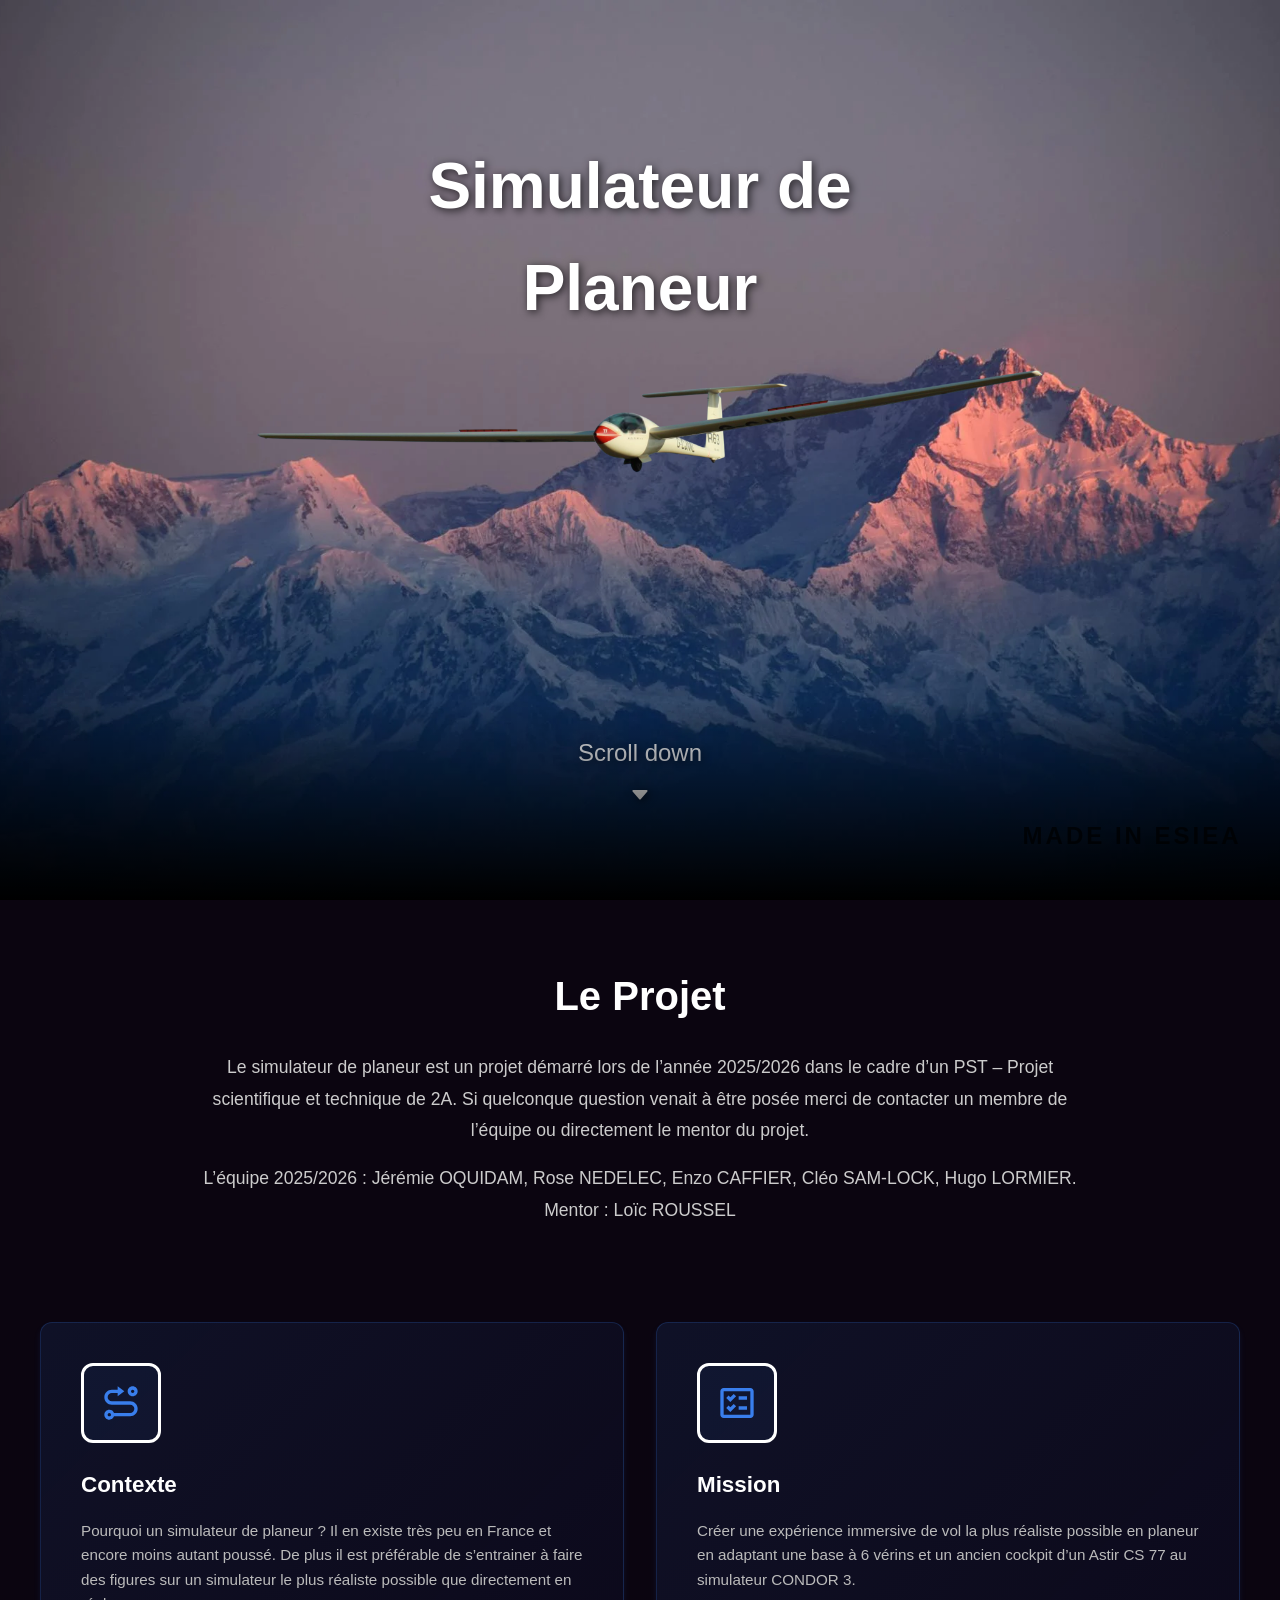
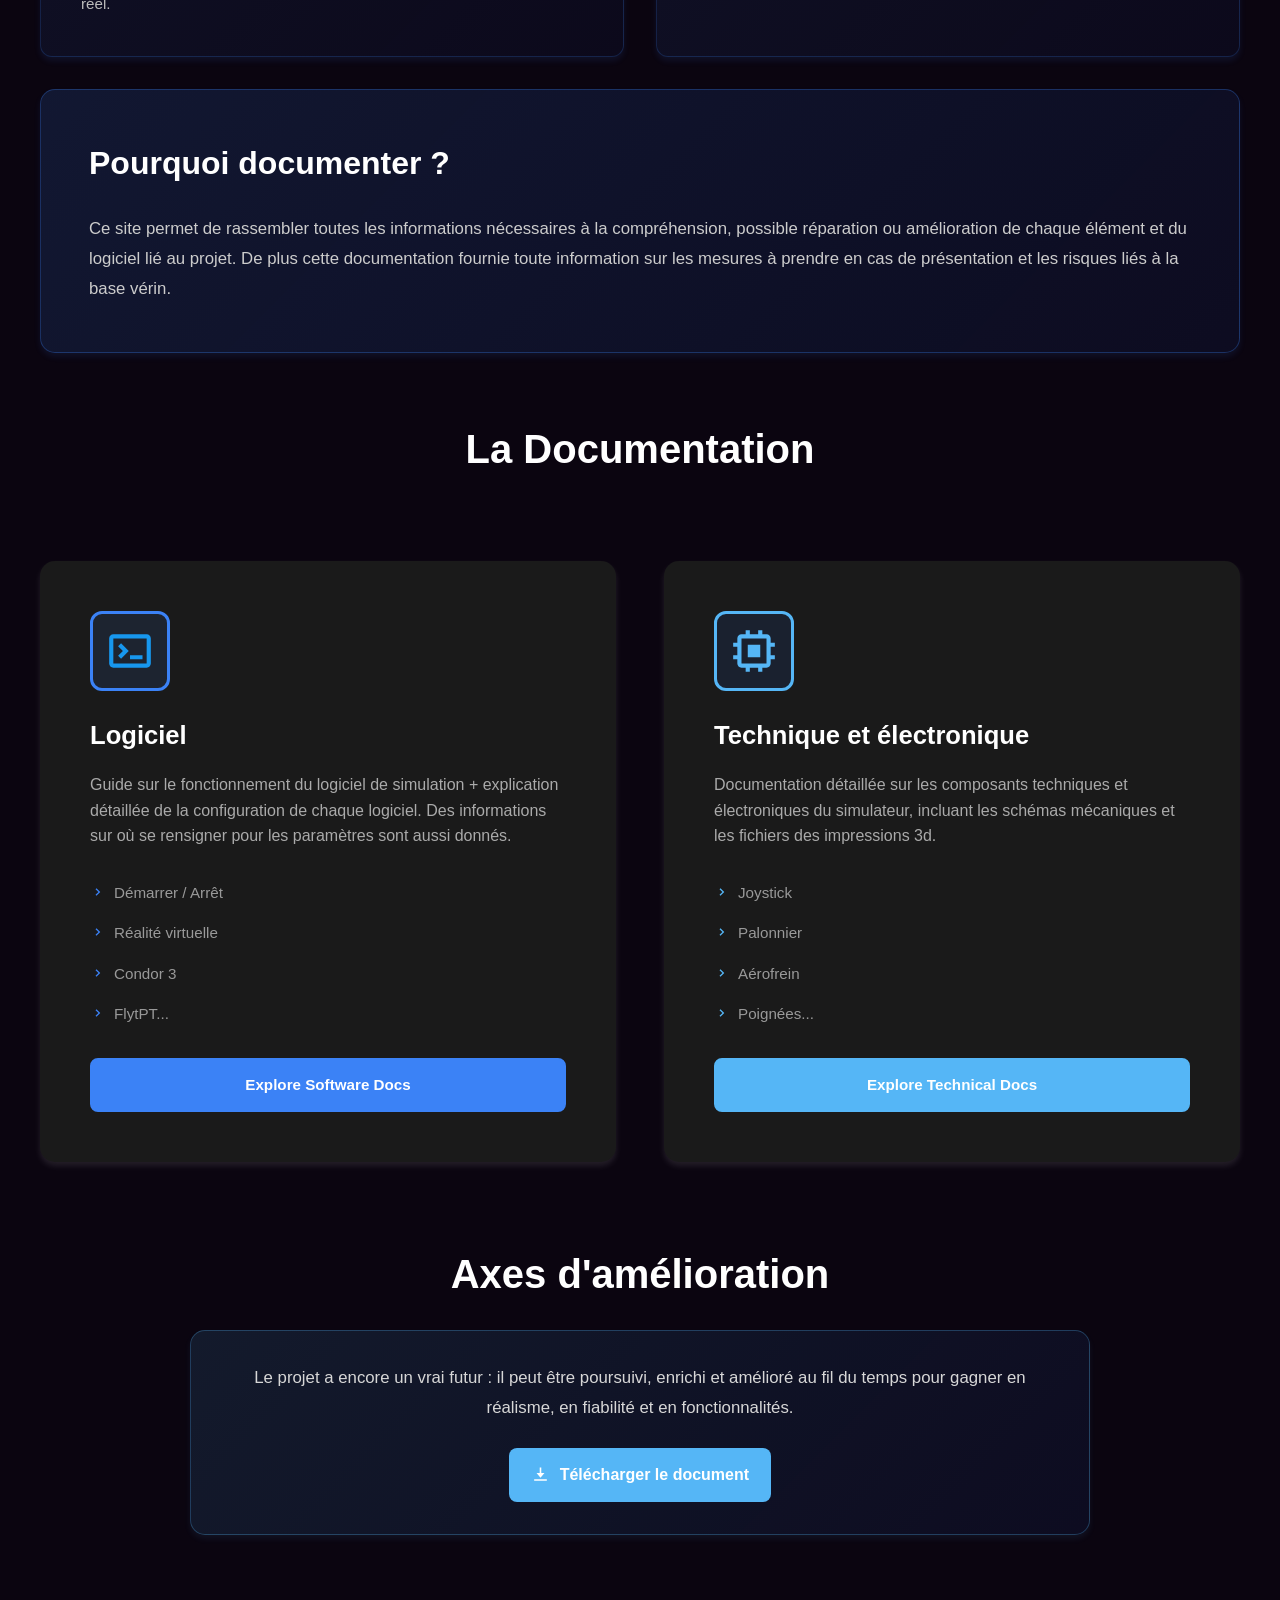
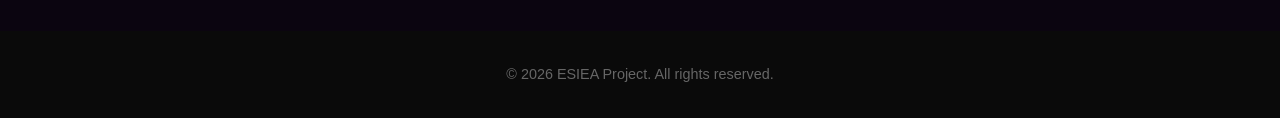
<file: index.html>
<!DOCTYPE html>
<html lang="en">
<head>
    <meta charset="UTF-8">
    <meta name="viewport" content="width=device-width, initial-scale=1.0">
    <title>Simulateur de Planeur - Documentation</title>
    <link rel="stylesheet" href="style.css">
</head>
<body>
    <!-- Parallax Section -->
    <section class="parallax-container">
        <!-- Background layer - Mountain image (moves slower) -->
        <div class="parallax-layer background" id="background-layer">
            <img src="image\mountain_image.jpg" alt="Mountain background">
        </div>
        
        <!-- Foreground layer - Glider image (moves faster) -->
        <div class="parallax-layer foreground" id="foreground-layer">
            <img src="image\glider_image.png" alt="Glider">
        </div>
        
        <!-- Title overlay -->
        <div class="parallax-title">
            <h1>Simulateur de Planeur</h1>
        </div>
        
        <!-- Scroll indicator at bottom -->
        <div class="parallax-scroll">
            <p>Scroll down</p>
            <img src="image\icon\caret-down.svg" alt="Scroll down" class="scroll-arrow">
        </div>
        
        <!-- Made in ESIEA text -->
        <div class="made-in-esiea">
            <p>MADE IN ESIEA</p>
        </div>
    </section>

    <!-- Main Content Section with Black Background -->
    <section class="main-content">
        <!-- Project Description -->
        <div class="description-section">
            <h2>Le Projet</h2>
            <p>
                Le simulateur de planeur est un projet démarré lors de l’année 2025/2026 dans le cadre d’un PST 
                – Projet scientifique et technique de 2A.
                Si quelconque question venait à être posée merci de contacter un membre de l’équipe ou directement le mentor du projet. 
            </p>
            <p>
                L’équipe 2025/2026 : Jérémie OQUIDAM, Rose NEDELEC, Enzo CAFFIER, Cléo SAM-LOCK, Hugo LORMIER.
                Mentor : Loïc ROUSSEL
            </p>
        </div>

        <!-- Context and Mission Section -->
        <div class="info-section">
            <div class="info-container">
                <!-- Context Card -->
                <div class="info-card context-card">
                    <div class="icon-wrapper info-icon context-icon">
                        <img src="image\icon\route.svg" alt="Context Icon" class="info-icon-img">
                    </div>
                    <h3>Contexte</h3>
                    <p>Pourquoi un simulateur de planeur ? Il en existe très peu en France et encore moins autant poussé. De plus il est préférable de s’entrainer à faire des figures sur un simulateur le plus réaliste possible que directement en réel.</p>
                </div>

                <!-- Mission Card -->
                <div class="info-card mission-card">
                    <div class="icon-wrapper info-icon mission-icon">
                        <img src="image\icon\task.svg" alt="Mission Icon" class="info-icon-img">
                    </div>
                    <h3>Mission</h3>
                    <p>Créer une expérience immersive de vol la plus réaliste possible en planeur en adaptant une base à 6 vérins et un ancien cockpit d’un Astir CS 77 au simulateur CONDOR 3.</p>
                </div>
            </div>
        </div>

        <!-- Documentation Purpose -->
        <div class="documentation-purpose">
            <h2>Pourquoi documenter ?</h2>
            <p>Ce site permet de rassembler toutes les informations nécessaires à la compréhension, possible réparation ou amélioration de chaque élément et du logiciel lié au projet.
                De plus cette documentation fournie toute information sur les mesures à prendre en cas de présentation et les risques liés à la base vérin.</p>
        </div>

        <!-- Documentation Categories -->
        <div class="documentation-section">
            <h2>La Documentation</h2>
            <div class="documentation-container">
                <!-- Software Documentation Card -->
                <div class="doc-card software-card">
                    <div class="icon-wrapper software-icon">
                        <img src="image\icon\terminal.svg" alt="Terminal Icon" class="doc-icon">
                    </div>
                    <h3>Logiciel</h3>
                    <p>Guide sur le fonctionnement du logiciel de simulation + explication détaillée de la configuration de chaque logiciel. Des informations sur où se rensigner pour les paramètres sont aussi donnés.</p>
                    <ul class="doc-features">
                        <li>Démarrer / Arrêt</li>
                        <li>Réalité virtuelle</li>
                        <li>Condor 3</li>
                        <li>FlytPT...</li>
                    </ul>
                    <a href="software-docs.html" class="explore-btn software-btn">Explore Software Docs</a>
                </div>

                <!-- Electronics Documentation Card -->
                <div class="doc-card electronics-card">
                    <div class="icon-wrapper electronics-icon">
                        <img src="image\icon\chip.svg" alt="Chip Icon" class="doc-icon">
                    </div>
                    <h3>Technique et électronique</h3>
                    <p>Documentation détaillée sur les composants techniques et électroniques du simulateur, incluant les schémas mécaniques et les fichiers des impressions 3d.</p>
                    <ul class="doc-features">
                        <li>Joystick</li>
                        <li>Palonnier</li>
                        <li>Aérofrein</li>
                        <li>Poignées...</li>
                    </ul>
                    <a href="technical-docs.html" class="explore-btn electronics-btn">Explore Technical Docs</a>
                </div>
            </div>
        </div>

        <!-- Improvement Section -->
        <div class="improvement-section">
            <h2>Axes d'amélioration</h2>
            <div class="improvement-card">
                <p>
                    Le projet a encore un vrai futur : il peut être poursuivi, enrichi et amélioré au fil du temps
                    pour gagner en réalisme, en fiabilité et en fonctionnalités.
                </p>
                <a href="pdf/AxeAmelioration.pdf" download class="improvement-download-btn" target="_blank">
                    <img src="image/icon/download.svg" alt="" aria-hidden="true" class="improvement-download-icon">
                    Télécharger le document
                </a>
            </div>
        </div>
    </section>

    <!-- Footer -->
    <footer>
        <p>&copy; 2026 ESIEA Project. All rights reserved.</p>
    </footer>

    <!-- JavaScript for Parallax Effect -->
    <script src="script.js"></script>
</body>
</html>
</file>
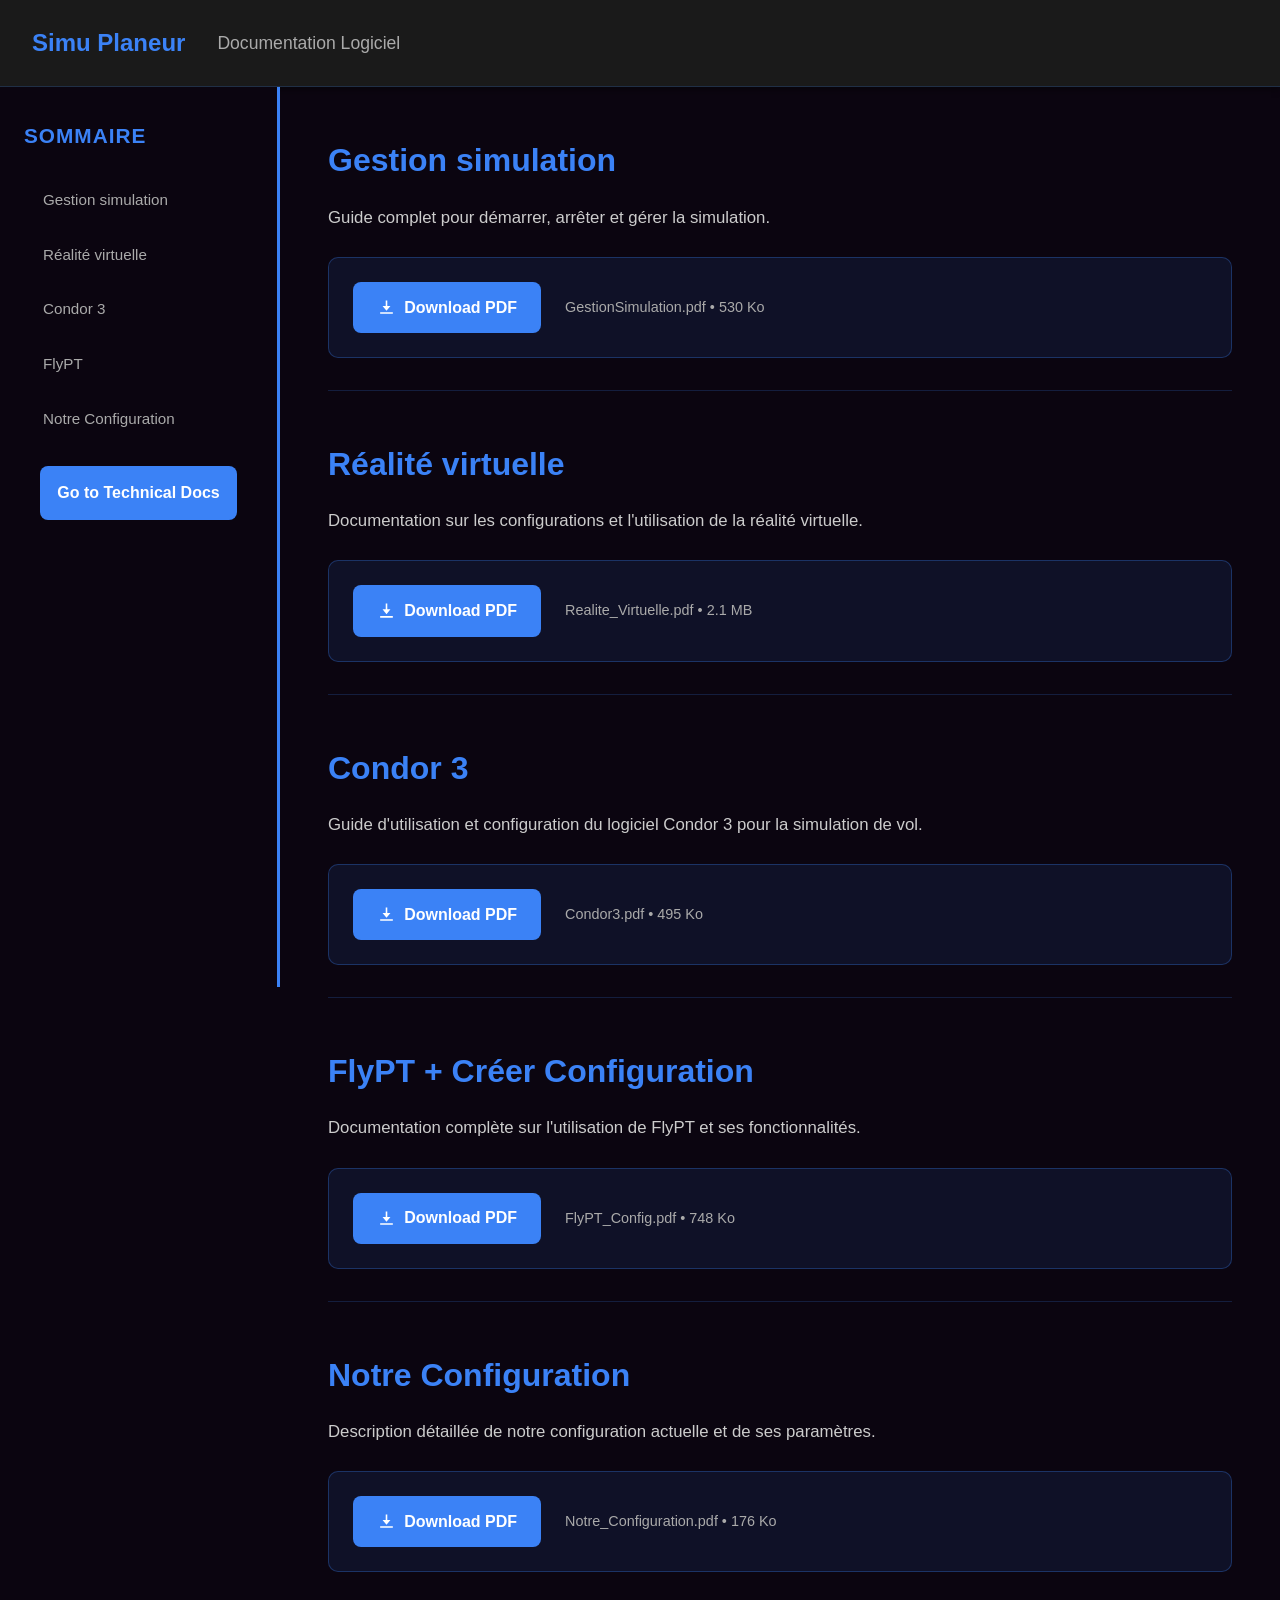
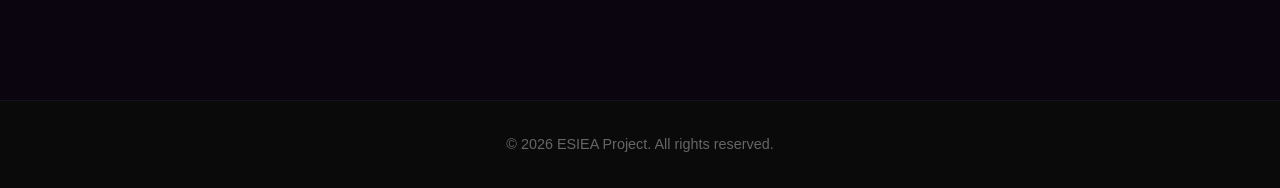
<file: software-docs.html>
<!DOCTYPE html>
<html lang="en">
<head>
    <meta charset="UTF-8">
    <meta name="viewport" content="width=device-width, initial-scale=1.0">
    <title>Software Documentation</title>
    <link rel="stylesheet" href="docs-style.css">
</head>
<body>
    <!-- Navigation Bar -->
    <nav class="navbar">
        <a href="index.html" class="navbar-brand">Simu Planeur</a>
        <span class="navbar-title">Documentation Logiciel</span>
    </nav>

    <!-- Documentation Layout -->
    <div class="docs-container">
        <!-- Left Sidebar -->
        <aside class="sidebar">
            <div class="sidebar-content">
                <h3>Sommaire</h3>
                <ul class="toc-list">
                    <li><a href="#demarrage-simulation">Gestion simulation</a></li>
                    <li><a href="#realite-virtuelle">Réalité virtuelle</a></li>
                    <li><a href="#condor-3">Condor 3</a></li>
                    <li><a href="#flypt + Créer Configuration">FlyPT</a></li>
                    <li><a href="#notre-configuration">Notre Configuration</a></li>
                </ul>
                <a href="technical-docs.html" class="switch-doc-btn">Go to Technical Docs</a>
            </div>
        </aside>

        <!-- Main Content -->
        <main class="docs-content">
            <!-- Section 1 -->
            <section id="demarrage-simulation" class="doc-section">
                <h2>Gestion simulation</h2>
                <p>Guide complet pour démarrer, arrêter et gérer la simulation.</p>
                <div class="pdf-download">
                    <a href="pdf/GestionSimulation.pdf" download class="download-btn" target="_blank">
                        <img class="download-icon" src="image/icon/download.svg" alt="" aria-hidden="true">
                        Download PDF
                    </a>
                    <span class="file-info">GestionSimulation.pdf • 530 Ko</span>
                </div>
            </section>

            <!-- Section 2 -->
            <section id="realite-virtuelle" class="doc-section">
                <h2>Réalité virtuelle</h2>
                <p>Documentation sur les configurations et l'utilisation de la réalité virtuelle.</p>
                <div class="pdf-download">
                    <a href="pdf/Realite_Virtuelle.pdf" download class="download-btn" target="_blank">
                        <img class="download-icon" src="image/icon/download.svg" alt="" aria-hidden="true">
                        Download PDF
                    </a>
                    <span class="file-info">Realite_Virtuelle.pdf • 2.1 MB</span>
                </div>
            </section>

            <!-- Section 3 -->
            <section id="condor-3" class="doc-section">
                <h2>Condor 3</h2>
                <p>Guide d'utilisation et configuration du logiciel Condor 3 pour la simulation de vol.</p>
                <div class="pdf-download">
                    <a href="pdf/Condor3.pdf" download class="download-btn" target="_blank">
                        <img class="download-icon" src="image/icon/download.svg" alt="" aria-hidden="true">
                        Download PDF
                    </a>
                    <span class="file-info">Condor3.pdf • 495 Ko</span>
                </div>
            </section>

            <!-- Section 4 -->
            <section id="flypt" class="doc-section">
                <h2>FlyPT + Créer Configuration</h2>
                <p>Documentation complète sur l'utilisation de FlyPT et ses fonctionnalités.</p>
                <div class="pdf-download">
                    <a href="pdf/FlyPT_Config.pdf" download class="download-btn" target="_blank">
                        <img class="download-icon" src="image/icon/download.svg" alt="" aria-hidden="true">
                        Download PDF
                    </a>
                    <span class="file-info">FlyPT_Config.pdf • 748 Ko</span>
                </div>
            </section>

            <!-- Section 5 -->
            <section id="notre-configuration" class="doc-section">
                <h2>Notre Configuration</h2>
                <p>Description détaillée de notre configuration actuelle et de ses paramètres.</p>
                <div class="pdf-download">
                    <a href="pdf/Notre_Configuration.pdf" download class="download-btn" target="_blank">
                        <img class="download-icon" src="image/icon/download.svg" alt="" aria-hidden="true">
                        Download PDF
                    </a>
                    <span class="file-info">Notre_Configuration.pdf • 176 Ko</span>
                </div>
            </section>
        </main>
    </div>

    <!-- Footer -->
    <footer>
        <p>&copy; 2026 ESIEA Project. All rights reserved.</p>
    </footer>
</body>
</html>
</file>
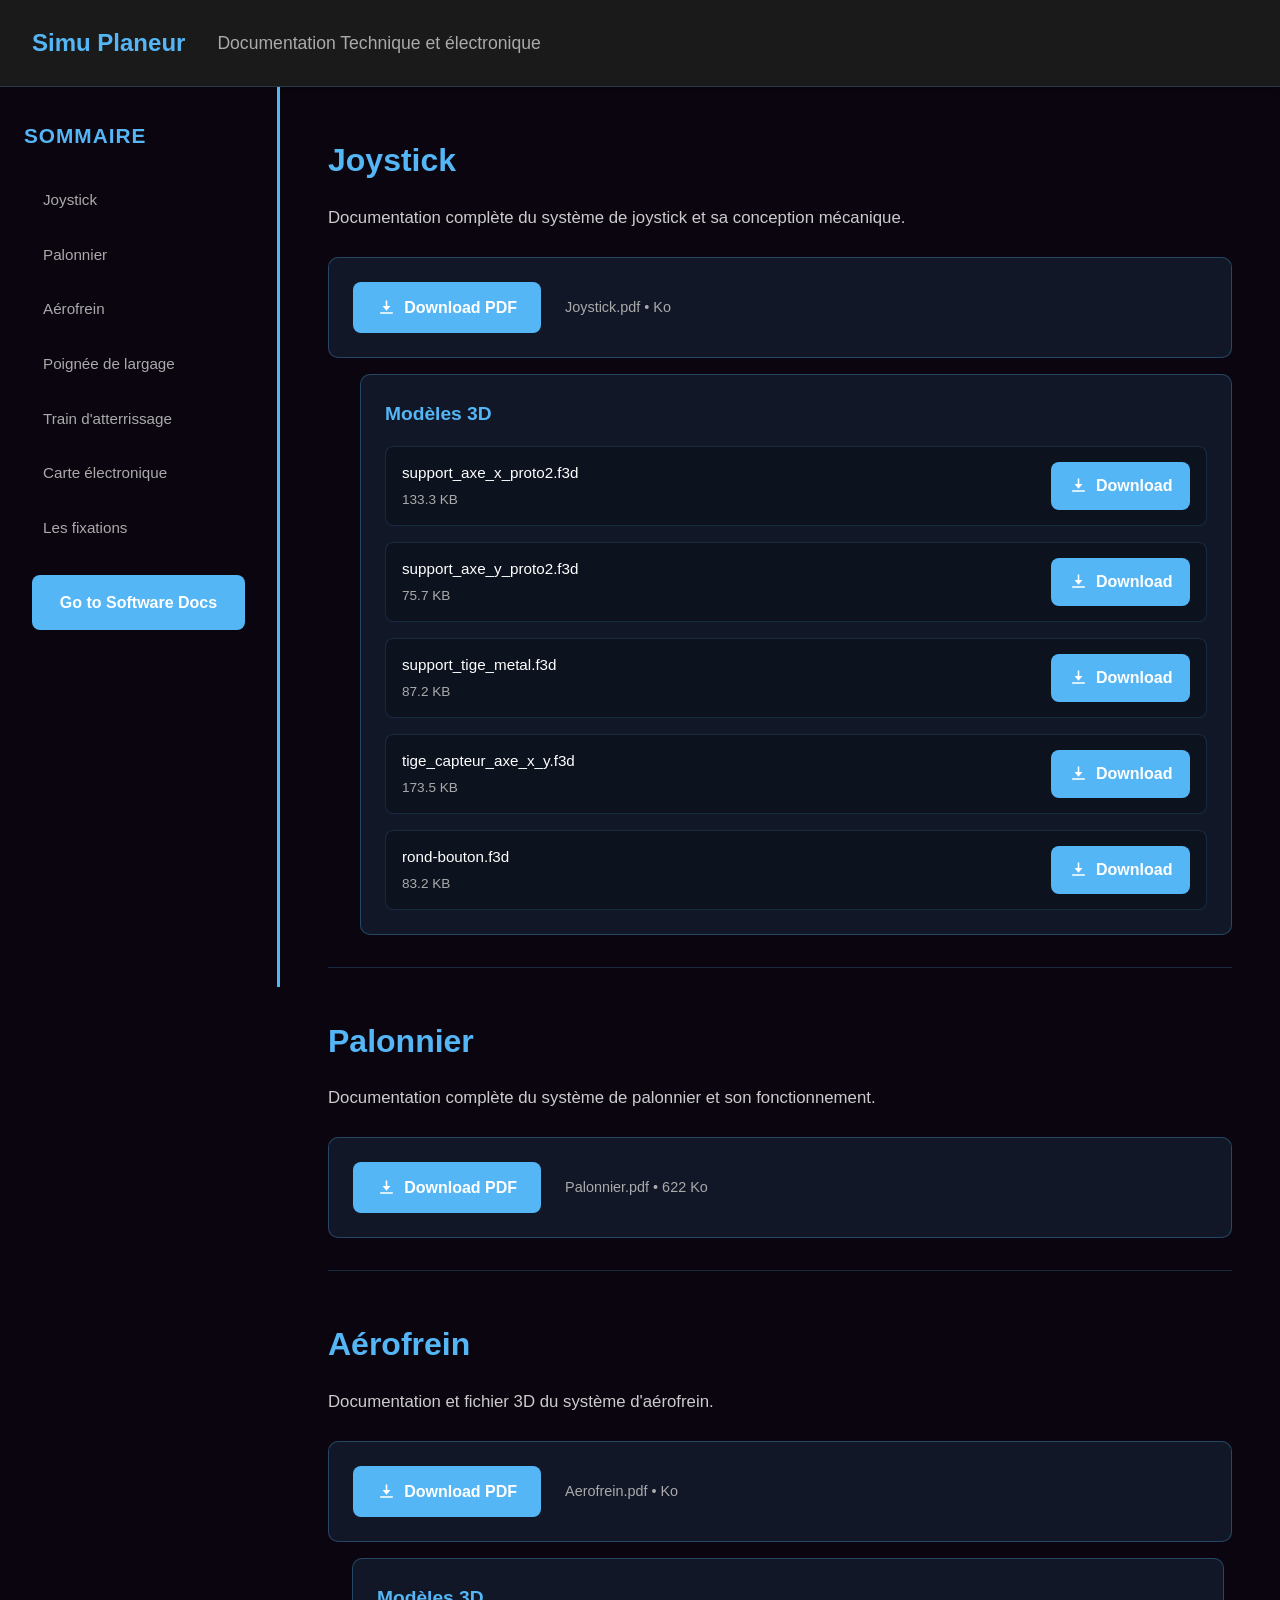
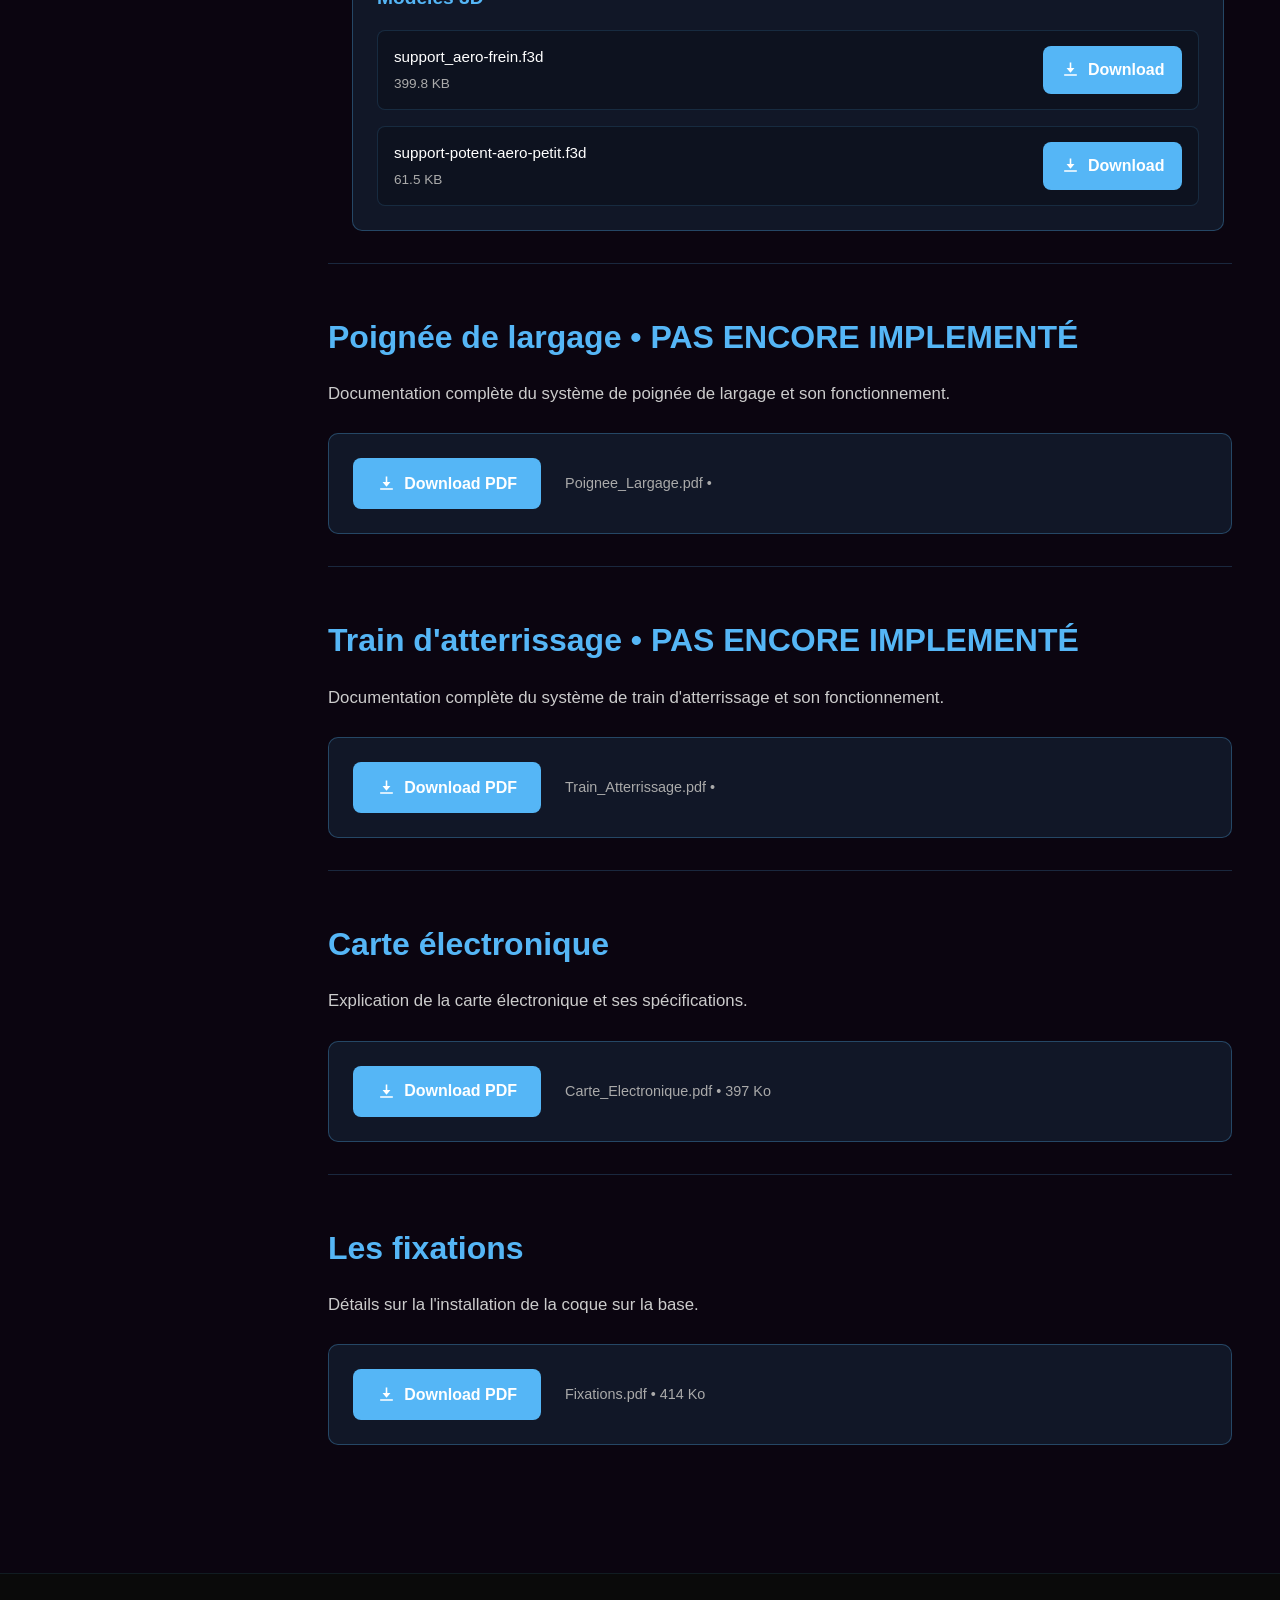
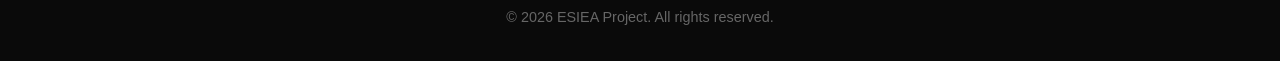
<file: technical-docs.html>
<!DOCTYPE html>
<html lang="en">
<head>
    <meta charset="UTF-8">
    <meta name="viewport" content="width=device-width, initial-scale=1.0">
    <title>Technical & Electronics Documentation</title>
    <link rel="stylesheet" href="technical-docs-style.css">
</head>
<body>
    <!-- Navigation Bar -->
    <nav class="navbar">
        <a href="index.html" class="navbar-brand">Simu  Planeur</a>
        <span class="navbar-title">Documentation Technique et électronique</span>
    </nav>

    <!-- Documentation Layout -->
    <div class="docs-container">
        <!-- Left Sidebar -->
        <aside class="sidebar">
            <div class="sidebar-content">
                <h3>Sommaire</h3>
                <ul class="toc-list">
                    <li><a href="#joystick">Joystick</a></li>
                    <li><a href="#palonnier">Palonnier</a></li>
                    <li><a href="#aerofrein">Aérofrein</a></li>
                    <li><a href="#poignee-largage">Poignée de largage</a></li>
                    <li><a href="#train-atterrissage">Train d'atterrissage</a></li>
                    <li><a href="#carte-electronique">Carte électronique</a></li>
                    <li><a href="#fixations">Les fixations</a></li>
                </ul>
                <a href="software-docs.html" class="switch-doc-btn">Go to Software Docs</a>
            </div>
        </aside>

        <!-- Main Content -->
        <main class="docs-content">
            <!-- Section 1 -->
            <section id="joystick" class="doc-section">
                <h2>Joystick</h2>
                <p>Documentation complète du système de joystick et sa conception mécanique.</p>
                <div class="download-panels">
                    <div class="pdf-download">
                        <a href="pdf/Joystick.pdf" download class="download-btn" target="_blank">
                            <img class="download-icon" src="image/icon/download.svg" alt="" aria-hidden="true">
                            Download PDF
                        </a>
                        <span class="file-info">Joystick.pdf • Ko</span>
                    </div>

                    <div class="model-download">
                        <h3>Modèles 3D</h3>
                        <div class="model-download-list">
                            <div class="model-download-item">
                                <div class="model-download-meta">
                                    <span class="model-name">support_axe_x_proto2.f3d</span>
                                    <span class="model-size">133.3 KB</span>
                                </div>
                                <a href="model3d/support_axe_x_proto2.f3d" download class="download-btn model-download-btn" target="_blank">
                                    <img class="download-icon" src="image/icon/download.svg" alt="" aria-hidden="true">
                                    Download
                                </a>
                            </div>

                            <div class="model-download-item">
                                <div class="model-download-meta">
                                    <span class="model-name">support_axe_y_proto2.f3d</span>
                                    <span class="model-size">75.7 KB</span>
                                </div>
                                <a href="model3d/support_axe_y_proto2.f3d" download class="download-btn model-download-btn" target="_blank">
                                    <img class="download-icon" src="image/icon/download.svg" alt="" aria-hidden="true">
                                    Download
                                </a>
                            </div>

                            <div class="model-download-item">
                                <div class="model-download-meta">
                                    <span class="model-name">support_tige_metal.f3d</span>
                                    <span class="model-size">87.2 KB</span>
                                </div>
                                <a href="model3d/support_tige_metal.f3d" download class="download-btn model-download-btn" target="_blank">
                                    <img class="download-icon" src="image/icon/download.svg" alt="" aria-hidden="true">
                                    Download
                                </a>
                            </div>

                            <div class="model-download-item">
                                <div class="model-download-meta">
                                    <span class="model-name">tige_capteur_axe_x_y.f3d</span>
                                    <span class="model-size">173.5 KB</span>
                                </div>
                                <a href="model3d/tige_capteur_axe_x_y.f3d" download class="download-btn model-download-btn" target="_blank">
                                    <img class="download-icon" src="image/icon/download.svg" alt="" aria-hidden="true">
                                    Download
                                </a>
                            </div>

                                                        <div class="model-download-item">
                                <div class="model-download-meta">
                                    <span class="model-name">rond-bouton.f3d</span>
                                    <span class="model-size">83.2 KB</span>
                                </div>
                                <a href="model3d/rond-bouton.f3d" download class="download-btn model-download-btn" target="_blank">
                                    <img class="download-icon" src="image/icon/download.svg" alt="" aria-hidden="true">
                                    Download
                                </a>
                            </div>
                        </div>
                    </div>
                </div>
            </section>

            <!-- Section 2 -->
            <section id="palonnier" class="doc-section">
                <h2>Palonnier</h2>
                <p>Documentation complète du système de palonnier et son fonctionnement.</p>
                <div class="pdf-download">
                    <a href="pdf/Palonnier.pdf" download class="download-btn" target="_blank">
                        <img class="download-icon" src="image/icon/download.svg" alt="" aria-hidden="true">
                        Download PDF
                    </a>
                    <span class="file-info">Palonnier.pdf • 622 Ko</span>
                </div>
            </section>

            <!-- Section 3 -->       
       <section id="aerofrein" class="doc-section">
                <h2>Aérofrein</h2>
                <p>Documentation et fichier 3D du système d'aérofrein.</p>
                <div class="pdf-download">
                    <a href="pdf/Aerofrein.pdf" download class="download-btn" target="_blank">
                        <img class="download-icon" src="image/icon/download.svg" alt="" aria-hidden="true">
                        Download PDF
                    </a>
                    <span class="file-info">Aerofrein.pdf • Ko</span>
                </div>
                <div class="model-download" style="margin-top:1rem; margin-left:1.5rem;">
                    <h3>Modèles 3D</h3>
                    <div class="model-download-list">
                        <div class="model-download-item">
                            <div class="model-download-meta">
                                <span class="model-name">support_aero-frein.f3d</span>
                                <span class="model-size">399.8 KB</span>
                            </div>
                            <a href="model3d/support_aero-frein.f3d" download class="download-btn model-download-btn" target="_blank">
                                <img class="download-icon" src="image/icon/download.svg" alt="" aria-hidden="true">
                                Download
                            </a>
                        </div>

                        <div class="model-download-item">
                            <div class="model-download-meta">
                                <span class="model-name">support-potent-aero-petit.f3d</span>
                                <span class="model-size">61.5 KB</span>
                            </div>
                            <a href="model3d/support-potent-aero-petit.f3d" download class="download-btn model-download-btn" target="_blank">
                                <img class="download-icon" src="image/icon/download.svg" alt="" aria-hidden="true">
                                Download
                            </a>
                        </div>
                    </div>
                </div>
            </section>

            <!-- Section 4 -->
            <section id="poignee-largage" class="doc-section">
                <h2>Poignée de largage • PAS ENCORE IMPLEMENTÉ</h2>
                <p>Documentation complète du système de poignée de largage et son fonctionnement.</p>
                <div class="pdf-download">
                    <a href="pdf/Poignee_Largage.pdf" download class="download-btn" target="_blank">
                        <img class="download-icon" src="image/icon/download.svg" alt="" aria-hidden="true">
                        Download PDF
                    </a>
                    <span class="file-info">Poignee_Largage.pdf • </span>
                </div>
            </section>

            <!-- Section 5 -->
            <section id="train-atterrissage" class="doc-section">
                <h2>Train d'atterrissage • PAS ENCORE IMPLEMENTÉ</h2>
                <p>Documentation complète du système de train d'atterrissage et son fonctionnement.</p>
                <div class="pdf-download">
                    <a href="pdf/Train_Atterrissage.pdf" download class="download-btn" target="_blank">
                        <img class="download-icon" src="image/icon/download.svg" alt="" aria-hidden="true">
                        Download PDF
                    </a>
                    <span class="file-info">Train_Atterrissage.pdf • </span>
                </div>
            </section>

            <!-- Section 6 -->
            <section id="carte-electronique" class="doc-section">
                <h2>Carte électronique</h2>
                <p>Explication de la carte électronique et ses spécifications.</p>
                <div class="pdf-download">
                    <a href="pdf/Carte_Electronique.pdf" download class="download-btn" target="_blank">
                        <img class="download-icon" src="image/icon/download.svg" alt="" aria-hidden="true">
                        Download PDF
                    </a>
                    <span class="file-info">Carte_Electronique.pdf • 397 Ko</span>
                </div>
            </section>

            <!-- Section 7 -->
            <section id="fixations" class="doc-section">
                <h2>Les fixations</h2>
                <p>Détails sur la l'installation de la coque sur la base.</p>
                <div class="pdf-download">
                    <a href="pdf/Fixations.pdf" download class="download-btn" target="_blank">
                        <img class="download-icon" src="image/icon/download.svg" alt="" aria-hidden="true">
                        Download PDF
                    </a>
                    <span class="file-info">Fixations.pdf • 414 Ko</span>
                </div>
            </section>
        </main>
    </div>

    <!-- Footer -->
    <footer>
        <p>&copy; 2026 ESIEA Project. All rights reserved.</p>
    </footer>
</body>
</html>
</file>
<file: style.css>
/* =================================
   GENERAL STYLES
   ================================= */

/* Reset default margins and padding */
* {
    margin: 0;
    padding: 0;
    box-sizing: border-box;
}

/* Set base font and smooth scrolling */
body {
    font-family: 'Arial', sans-serif;
    line-height: 1.6;
    color: #333;
    overflow-x: hidden; /* Prevent horizontal scroll */
}

/* Smooth scrolling for the entire page */
html {
    scroll-behavior: smooth;
}


/* =================================
   PARALLAX SECTION
   ================================= */

/* Container for the parallax effect */
.parallax-container {
    position: relative;
    width: 100%;
    height: 100vh; /* Full viewport height */
    overflow: hidden;
}

/* Fade overlay at the bottom of parallax section */
.parallax-container::after {
    content: '';
    position: absolute;
    bottom: 0;
    left: 0;
    width: 100%;
    height: 200px; /* Height of the fade effect */
    background: linear-gradient(to bottom, transparent 0%, #000000 100%);
    z-index: 4; /* Above all parallax layers */
    pointer-events: none; /* Allow clicks to pass through */
}

/* Parallax layers - positioned absolutely to overlap */
.parallax-layer {
    position: absolute;
    top: 0;
    left: 0;
    width: 100%;
    height: 100%;
}

/* Background layer styling (mountain image) */
.parallax-layer.background {
    z-index: 1; /* Behind other elements */
}

.parallax-layer.background img {
    width: 100%;
    height: 100%;
    object-fit: cover; /* Cover entire area while maintaining aspect ratio */
    object-position: center;
}

/* Foreground layer styling (glider image) */
.parallax-layer.foreground {
    z-index: 2; /* In front of background */
    display: flex;
    justify-content: center;
    align-items: center;
}

.parallax-layer.foreground img {
    max-width: 80%;
    max-height: 60%;
    object-fit: contain;
}

/* Title at the top of parallax */
.parallax-title {
    position: absolute;
    top: 15%; /* Positioned near the top */
    left: 50%;
    transform: translateX(-50%);
    text-align: center;
    color: white;
    z-index: 3; /* In front of all parallax layers */
    text-shadow: 2px 2px 8px rgba(0, 0, 0, 0.7);
}

.parallax-title h1 {
    font-size: 4rem;
    margin-bottom: 1rem;
    font-weight: bold;
}

/* Scroll text at the bottom of parallax */
.parallax-scroll {
    position: absolute;
    bottom: 10%; /* Positioned near the bottom */
    left: 50%;
    transform: translateX(-50%);
    text-align: center;
    color: white;
    z-index: 3; /* In front of all parallax layers */
    text-shadow: 2px 2px 8px rgba(0, 0, 0, 0.7);
    display: flex;
    flex-direction: column;
    align-items: center;
    gap: 0.5rem;
    transition: opacity 0.3s ease-out; /* Smooth fade transition */
}

.parallax-scroll p {
    font-size: 1.5rem;
    opacity: 0.9;
    margin: 0;
}

/* Scroll arrow animation */
.scroll-arrow {
    width: 30px;
    height: 30px;
    filter: drop-shadow(2px 2px 4px rgba(0, 0, 0, 0.7));
    animation: bounce 2s ease-in-out infinite;
}

/* Bounce animation keyframes */
@keyframes bounce {
    0%, 100% {
        transform: translateY(0);
    }
    50% {
        transform: translateY(-10px);
    }
}

/* Made in ESIEA text at bottom right */
.made-in-esiea {
    position: absolute;
    bottom: 5%; /* Positioned at bottom */
    right: 3%; /* Positioned at right */
    text-align: right;
    color: #000000; /* Black color to blend with fade */
    z-index: 5; /* Above the fade overlay */
    text-shadow: none; /* No shadow needed */
}

.made-in-esiea p {
    font-size: 1.5rem; /* Bigger font size */
    font-weight: bold;
    letter-spacing: 3px;
    opacity: 0.7;
    margin: 0;
}


/* =================================
   MAIN CONTENT SECTION
   ================================= */

/* Black background section */
.main-content {
    background-color: #0B0510;
    color: #ffffff;
    padding: 4rem 2rem;
}

/* Description section styling */
.description-section {
    max-width: 900px;
    margin: 0 auto 4rem auto;
    text-align: center;
}

.description-section h2 {
    font-size: 2.5rem;
    margin-bottom: 1.5rem;
    color: #ffffff;
}

.description-section p {
    font-size: 1.1rem;
    line-height: 1.8;
    margin-bottom: 1rem;
    color: #cccccc;
}

/* =================================
   INFO SECTION (Context & Mission)
   ================================= */

.info-container {
    max-width: 1200px;
    margin: 0 auto;
    display: grid;
    grid-template-columns: repeat(auto-fit, minmax(350px, 1fr));
    gap: 2rem;
    padding: 2rem 0;
}

/* Info card styling */
.info-card {
    background: linear-gradient(135deg, rgba(59, 130, 246, 0.1) 0%, rgba(37, 99, 235, 0.05) 100%);
    border-radius: 12px;
    padding: 2.5rem;
    display: flex;
    flex-direction: column;
    transition: transform 0.3s ease, box-shadow 0.3s ease;
    box-shadow: 0 4px 6px rgba(59, 130, 246, 0.1);
    border: 1px solid rgba(59, 130, 246, 0.2);
}

.info-card:hover {
    transform: translateY(-5px);
    box-shadow: 0 8px 15px rgba(59, 130, 246, 0.2);
}

/* Info icon wrapper */
.info-icon {
    width: 70px;
    height: 70px;
    margin-bottom: 1.5rem;
    border: 2px solid rgba(59, 130, 246, 0.3);
    background-color: rgba(59, 130, 246, 0.05);
}

.context-icon {
    border-color: rgba(59, 130, 246, 0.4);
}

.mission-icon {
    border-color: rgba(59, 130, 246, 0.4);
}

/* Info icon image */
.info-icon-img {
    width: 40px;
    height: 40px;
    object-fit: contain;
}

/* Info card title */
.info-card h3 {
    font-size: 1.4rem;
    color: #ffffff;
    margin-bottom: 1rem;
    margin-top: 0;
}

/* Info card description */
.info-card p {
    font-size: 0.95rem;
    color: #bbbbbb;
    line-height: 1.6;
    margin: 0;
}

/* =================================
   DOCUMENTATION PURPOSE
   ================================= */

.documentation-purpose {
    max-width: 1200px;
    margin: 0 auto 4rem auto;
    background: linear-gradient(135deg, rgba(59, 130, 246, 0.15) 0%, rgba(37, 99, 235, 0.08) 100%);
    border-radius: 15px;
    padding: 3rem;
    border: 1px solid rgba(59, 130, 246, 0.3);
    box-shadow: 0 4px 6px rgba(59, 130, 246, 0.1);
}

.documentation-purpose h2 {
    font-size: 2rem;
    color: #ffffff;
    margin-bottom: 1.5rem;
    margin-top: 0;
}

.documentation-purpose p {
    font-size: 1.05rem;
    color: #cccccc;
    line-height: 1.8;
    margin: 0;
}


/* =================================
   DOCUMENTATION SECTION
   ================================= */

/* Section title */
.documentation-section {
    margin-bottom: 2rem;
}

.documentation-section h2 {
    font-size: 2.5rem;
    margin-bottom: 3rem;
    text-align: center;
    color: #ffffff;
}

/* Container for documentation cards */
.documentation-container {
    max-width: 1200px;
    margin: 0 auto;
    display: grid;
    grid-template-columns: repeat(auto-fit, minmax(400px, 1fr));
    gap: 3rem;
    padding: 2rem 0;
}

/* Documentation card styling */
.doc-card {
    background-color: #1a1a1a;
    border-radius: 15px;
    padding: 3rem;
    display: flex;
    flex-direction: column;
    transition: transform 0.3s ease, box-shadow 0.3s ease, border 0.3s ease;
    box-shadow: 0 4px 6px rgba(255, 255, 255, 0.1);
    border: 2px solid transparent;
}

.doc-card:hover {
    transform: translateY(-8px);
    box-shadow: 0 8px 12px rgba(255, 255, 255, 0.2);
}

/* Software card hover - light blue border */
.software-card:hover {
    border-color: #3b82f6;
    box-shadow: 0 8px 20px rgba(59, 130, 246, 0.3);
}

/* Electronics card hover - dark blue border */
.electronics-card:hover {
    border-color: #55b6f6;
    box-shadow: 0 8px 20px rgba(37, 99, 235, 0.3);
}

/* Icon wrapper with border and rounded corners */
.icon-wrapper {
    width: 80px;
    height: 80px;
    display: flex;
    align-items: center;
    justify-content: center;
    border-radius: 12px;
    margin-bottom: 1.5rem;
    border: 3px solid;
}

/* Software card icon - light blue */
.software-icon {
    background-color: rgba(59, 130, 246, 0.1);
    border-color: #3b82f6;
}

/* Electronics card icon - dark blue */
.electronics-icon {
    background-color: rgba(37, 99, 235, 0.1);
    border-color: #55b6f6;
}

/* Icon image styling */
.doc-icon {
    width: 50px;
    height: 50px;
    object-fit: contain;
}

/* Card title */
.doc-card h3 {
    font-size: 1.6rem;
    color: #ffffff;
    margin-bottom: 1rem;
    margin-top: 0;
}

/* Card description */
.doc-card p {
    font-size: 1rem;
    color: #aaaaaa;
    line-height: 1.6;
    margin-bottom: 1.5rem;
    flex-grow: 1;
}

/* Feature list */
.doc-features {
    list-style: none;
    margin-bottom: 1.5rem;
}

.doc-features li {
    color: #999999;
    font-size: 0.95rem;
    padding: 0.5rem 0;
    padding-left: 1.5rem;
    position: relative;
}

/* Software card chevron */
.software-card .doc-features li::before {
    content: '';
    position: absolute;
    left: 0;
    top: 11px;
    width: 16px;
    height: 16px;
    background-image: url('image/icon/chevron-soft.svg');
    background-size: contain;
    background-repeat: no-repeat;
    background-position: center;
}

/* Electronics card chevron */
.electronics-card .doc-features li::before {
    content: '';
    position: absolute;
    left: 0;
    top: 11px;
    width: 16px;
    height: 16px;
    background-image: url('image/icon/chevron-elec.svg');
    background-size: contain;
    background-repeat: no-repeat;
    background-position: center;
}

/* Explore button */
.explore-btn {
    display: inline-block;
    padding: 0.8rem 1.5rem;
    border-radius: 8px;
    text-decoration: none;
    font-weight: 600;
    font-size: 0.95rem;
    transition: all 0.3s ease;
    border: 2px solid;
    text-align: center;
}

/* Software button - light blue */
.software-btn {
    background-color: #3b82f6;
    border-color: #3b82f6;
    color: #ffffff;
}

.software-btn:hover {
    background-color: #2563eb;
    border-color: #2563eb;
    box-shadow: 0 4px 12px rgba(59, 130, 246, 0.4);
}

/* Electronics button - dark blue */
.electronics-btn {
    background-color: #55b6f6;
    border-color: #55b6f6;
    color: #ffffff;
}

.electronics-btn:hover {
    background-color: #2563eb;
    border-color: #2563eb;
    box-shadow: 0 4px 12px rgba(37, 99, 235, 0.4);
}

/* =================================
   IMPROVEMENT SECTION
   ================================= */

.improvement-section {
    max-width: 1200px;
    margin: 0 auto 2rem auto;
    padding-top: 1rem;
}

.improvement-section h2 {
    font-size: 2.5rem;
    margin-bottom: 1.5rem;
    text-align: center;
    color: #ffffff;
}

.improvement-card {
    max-width: 900px;
    margin: 0 auto;
    background: linear-gradient(135deg, rgba(85, 182, 246, 0.12) 0%, rgba(37, 99, 235, 0.08) 100%);
    border: 1px solid rgba(85, 182, 246, 0.28);
    border-radius: 15px;
    padding: 2rem 2.25rem;
    text-align: center;
    box-shadow: 0 4px 6px rgba(85, 182, 246, 0.08);
}

.improvement-card p {
    font-size: 1.05rem;
    color: #d7d7d7;
    line-height: 1.8;
    margin-bottom: 1.5rem;
}

.improvement-download-btn {
    display: inline-flex;
    align-items: center;
    gap: 0.6rem;
    padding: 0.9rem 1.4rem;
    border-radius: 8px;
    background-color: #55b6f6;
    color: #ffffff;
    text-decoration: none;
    font-weight: 700;
    transition: all 0.3s ease;
}

.improvement-download-btn:hover {
    background-color: #3a9fe0;
    transform: translateY(-2px);
    box-shadow: 0 4px 12px rgba(85, 182, 246, 0.35);
}

.improvement-download-icon {
    width: 1.2rem;
    height: 1.2rem;
    flex: 0 0 auto;
    display: block;
}


/* =================================
   FOOTER
   ================================= */

footer {
    background-color: #0a0a0a;
    color: #666666;
    text-align: center;
    padding: 2rem;
    font-size: 0.9rem;
}


/* =================================
   RESPONSIVE DESIGN
   ================================= */

/* Tablets and smaller screens */
@media (max-width: 768px) {
    .parallax-title h1 {
        font-size: 2.5rem;
    }
    
    .parallax-scroll p {
        font-size: 1.2rem;
    }
    
    .scroll-arrow {
        width: 25px;
        height: 25px;
    }
    
    .made-in-esiea p {
        font-size: 1.2rem;
    }
    
    .description-section h2 {
        font-size: 2rem;
    }
    
    .documentation-section h2 {
        font-size: 2rem;
    }

    .improvement-section h2 {
        font-size: 2rem;
    }

    .improvement-card {
        padding: 1.5rem;
    }
    
    .documentation-purpose {
        padding: 2rem;
    }
    
    .documentation-purpose h2 {
        font-size: 1.6rem;
    }
    
    .documentation-container {
        grid-template-columns: 1fr;
        gap: 2rem;
    }
    
    .info-container {
        grid-template-columns: 1fr;
        gap: 1.5rem;
    }
    
    .doc-card {
        padding: 2rem;
    }
    
    .doc-card h3 {
        font-size: 1.4rem;
    }
}

/* Mobile phones */
@media (max-width: 480px) {
    .parallax-title h1 {
        font-size: 2rem;
    }
    
    .parallax-scroll p {
        font-size: 1rem;
    }
    
    .scroll-arrow {
        width: 20px;
        height: 20px;
    }
    
    .made-in-esiea p {
        font-size: 1rem;
    }
    
    .main-content {
        padding: 2rem 1rem;
    }
    
    .description-section h2 {
        font-size: 1.5rem;
    }
    
    .description-section p {
        font-size: 1rem;
    }
    
    .documentation-purpose {
        padding: 1.5rem;
        margin: 1.5rem auto 3rem auto;
    }
    
    .documentation-purpose h2 {
        font-size: 1.3rem;
    }
    
    .documentation-purpose p {
        font-size: 0.95rem;
    }
    
    .documentation-section h2 {
        font-size: 1.5rem;
    }

    .improvement-section h2 {
        font-size: 1.5rem;
    }

    .improvement-card {
        padding: 1.25rem;
    }

    .improvement-card p {
        font-size: 0.95rem;
    }
    
    .info-container {
        grid-template-columns: 1fr;
        gap: 1.5rem;
    }
    
    .info-card {
        padding: 1.5rem;
    }
    
    .info-card h3 {
        font-size: 1.2rem;
    }
    
    .doc-card {
        padding: 1.5rem;
    }
    
    .doc-card h3 {
        font-size: 1.2rem;
    }
    
    .icon-wrapper {
        width: 70px;
        height: 70px;
    }
    
    .doc-icon {
        width: 45px;
        height: 45px;
    }
}
</file>
<file: docs-style.css>
/* =================================
   DOCUMENTATION PAGES STYLES
   ================================= */

/* General Styles */
* {
    margin: 0;
    padding: 0;
    box-sizing: border-box;
}

body {
    font-family: 'Arial', sans-serif;
    background-color: #0B0510;
    color: #ffffff;
    line-height: 1.6;
}

/* Navigation Bar */
.navbar {
    background-color: #1a1a1a;
    padding: 1.5rem 2rem;
    display: flex;
    align-items: center;
    gap: 2rem;
    border-bottom: 1px solid rgba(59, 130, 246, 0.2);
    box-shadow: 0 4px 6px rgba(0, 0, 0, 0.3);
}

.navbar-brand {
    font-size: 1.5rem;
    font-weight: bold;
    color: #3b82f6;
    text-decoration: none;
    transition: color 0.3s ease;
}

.navbar-brand:hover {
    color: #60a5fa;
}

.navbar-title {
    font-size: 1.1rem;
    color: #aaaaaa;
}

/* Documentation Container Layout */
.docs-container {
    display: flex;
    max-width: 1400px;
    margin: 0 auto;
    min-height: calc(100vh - 140px);
}

/* Sidebar Styling */
.sidebar {
    width: 280px;
    background-color: #0B0510;
    border-right: 3px solid #3b82f6;
    padding: 2rem 0;
    position: sticky;
    top: 0;
    height: 100vh;
    overflow-y: auto;
}

.sidebar-content {
    padding: 0 1.5rem;
}

.sidebar-content h3 {
    font-size: 1.3rem;
    color: #3b82f6;
    margin-bottom: 1.5rem;
    text-transform: uppercase;
    letter-spacing: 1px;
    font-weight: bold;
}

.toc-list {
    list-style: none;
}

.toc-list li {
    margin-bottom: 0.5rem;
}

.toc-list a {
    color: #aaaaaa;
    text-decoration: none;
    font-size: 0.95rem;
    display: block;
    padding: 0.7rem 1rem;
    border-radius: 5px;
    transition: all 0.3s ease;
    border-left: 3px solid transparent;
}

.toc-list a:hover {
    color: #3b82f6;
    background-color: rgba(59, 130, 246, 0.1);
    border-left-color: #3b82f6;
    padding-left: 1.2rem;
}

.switch-doc-btn {
    display: block;
    margin: 1.5rem 1rem 0;
    padding: 0.9rem 1rem;
    background-color: #3b82f6;
    color: #ffffff;
    text-decoration: none;
    font-weight: 700;
    text-align: center;
    border-radius: 8px;
    transition: all 0.3s ease;
}

.switch-doc-btn:hover {
    background-color: #2563eb;
    box-shadow: 0 4px 12px rgba(59, 130, 246, 0.35);
    transform: translateY(-2px);
}

/* Main Content Area */
.docs-content {
    flex: 1;
    padding: 3rem 3rem;
}

/* Document Section */
.doc-section {
    margin-bottom: 3rem;
    padding-bottom: 2rem;
    border-bottom: 1px solid rgba(59, 130, 246, 0.2);
}

.doc-section:last-child {
    border-bottom: none;
}

.doc-section h2 {
    font-size: 2rem;
    color: #ffffff;
    margin-bottom: 1rem;
    color: #3b82f6;
}

.doc-section p {
    font-size: 1.05rem;
    color: #cccccc;
    margin-bottom: 1.5rem;
    line-height: 1.8;
}

/* PDF Download Section */
.pdf-download {
    background-color: rgba(59, 130, 246, 0.1);
    border: 1px solid rgba(59, 130, 246, 0.3);
    border-radius: 10px;
    padding: 1.5rem;
    display: flex;
    align-items: center;
    gap: 1.5rem;
}

.download-btn {
    display: inline-flex;
    align-items: center;
    gap: 0.5rem;
    background-color: #3b82f6;
    color: #ffffff;
    padding: 0.8rem 1.5rem;
    border-radius: 8px;
    text-decoration: none;
    font-weight: 600;
    transition: all 0.3s ease;
    white-space: nowrap;
}

.download-btn:hover {
    background-color: #2563eb;
    box-shadow: 0 4px 12px rgba(59, 130, 246, 0.4);
    transform: translateY(-2px);
}

.download-icon {
    width: 1.2rem;
    height: 1.2rem;
    flex: 0 0 auto;
    display: block;
}

.file-info {
    color: #aaaaaa;
    font-size: 0.9rem;
}

/* Footer */
footer {
    background-color: #0a0a0a;
    color: #666666;
    text-align: center;
    padding: 2rem;
    font-size: 0.9rem;
    border-top: 1px solid rgba(59, 130, 246, 0.1);
}

/* =================================
   RESPONSIVE DESIGN
   ================================= */

/* Tablets */
@media (max-width: 768px) {
    .docs-container {
        flex-direction: column;
    }

    .sidebar {
        width: 100%;
        height: auto;
        border-right: none;
        border-bottom: 3px solid #3b82f6;
        padding: 1.5rem 0;
        position: relative;
    }

    .sidebar-content {
        padding: 0 1rem;
    }

    .toc-list {
        display: flex;
        flex-wrap: wrap;
        gap: 0.5rem;
    }

    .toc-list li {
        margin-bottom: 0;
    }

    .toc-list a {
        padding: 0.5rem 0.8rem;
        font-size: 0.85rem;
    }

    .switch-doc-btn {
        margin: 1rem 1rem 0;
    }

    .docs-content {
        padding: 2rem 1.5rem;
    }

    .doc-section h2 {
        font-size: 1.5rem;
    }

    .pdf-download {
        flex-direction: column;
        align-items: flex-start;
    }

    .navbar {
        flex-direction: column;
        align-items: flex-start;
        gap: 0.5rem;
    }
}

/* Mobile Phones */
@media (max-width: 480px) {
    .sidebar-content h3 {
        font-size: 1.1rem;
    }

    .toc-list a {
        padding: 0.4rem 0.6rem;
        font-size: 0.8rem;
    }

    .switch-doc-btn {
        margin: 1rem 1rem 0;
        padding: 0.8rem 0.9rem;
        font-size: 0.9rem;
    }

    .docs-content {
        padding: 1.5rem 1rem;
    }

    .doc-section h2 {
        font-size: 1.3rem;
    }

    .doc-section p {
        font-size: 0.95rem;
    }

    .download-btn {
        padding: 0.6rem 1rem;
        font-size: 0.9rem;
    }

    .file-info {
        font-size: 0.8rem;
    }

    .pdf-download {
        padding: 1rem;
    }

    .navbar {
        padding: 1rem;
    }

    .navbar-title {
        font-size: 0.9rem;
    }
}
</file>
<file: technical-docs-style.css>
/* =================================
   TECHNICAL DOCUMENTATION PAGES STYLES
   ================================= */

/* General Styles */
* {
    margin: 0;
    padding: 0;
    box-sizing: border-box;
}

body {
    font-family: 'Arial', sans-serif;
    background-color: #0B0510;
    color: #ffffff;
    line-height: 1.6;
}

/* Navigation Bar */
.navbar {
    background-color: #1a1a1a;
    padding: 1.5rem 2rem;
    display: flex;
    align-items: center;
    gap: 2rem;
    border-bottom: 1px solid rgba(85, 182, 246, 0.2);
    box-shadow: 0 4px 6px rgba(0, 0, 0, 0.3);
}

.navbar-brand {
    font-size: 1.5rem;
    font-weight: bold;
    color: #55b6f6;
    text-decoration: none;
    transition: color 0.3s ease;
}

.navbar-brand:hover {
    color: #7bc7f8;
}

.navbar-title {
    font-size: 1.1rem;
    color: #aaaaaa;
}

/* Documentation Container Layout */
.docs-container {
    display: flex;
    max-width: 1400px;
    margin: 0 auto;
    min-height: calc(100vh - 140px);
}

/* Sidebar Styling */
.sidebar {
    width: 280px;
    background-color: #0B0510;
    border-right: 3px solid #55b6f6;
    padding: 2rem 0;
    position: sticky;
    top: 0;
    height: 100vh;
    overflow-y: auto;
}

.sidebar-content {
    padding: 0 1.5rem;
}

.sidebar-content h3 {
    font-size: 1.3rem;
    color: #55b6f6;
    margin-bottom: 1.5rem;
    text-transform: uppercase;
    letter-spacing: 1px;
    font-weight: bold;
}

.toc-list {
    list-style: none;
}

.toc-list li {
    margin-bottom: 0.5rem;
}

.toc-list a {
    color: #aaaaaa;
    text-decoration: none;
    font-size: 0.95rem;
    display: block;
    padding: 0.7rem 1rem;
    border-radius: 5px;
    transition: all 0.3s ease;
    border-left: 3px solid transparent;
}

.toc-list a:hover {
    color: #55b6f6;
    background-color: rgba(85, 182, 246, 0.1);
    border-left-color: #55b6f6;
    padding-left: 1.2rem;
}

.switch-doc-btn {
    display: block;
    margin: 1.5rem 0.5rem 0;
    width: calc(100% - 1rem);
    padding: 0.9rem 1rem;
    background-color: #55b6f6;
    color: #ffffff;
    text-decoration: none;
    font-weight: 700;
    text-align: center;
    border-radius: 8px;
    transition: all 0.3s ease;
}

.switch-doc-btn:hover {
    background-color: #3a9fe0;
    box-shadow: 0 4px 12px rgba(85, 182, 246, 0.35);
    transform: translateY(-2px);
}

/* Main Content Area */
.docs-content {
    flex: 1;
    padding: 3rem 3rem;
}

/* Document Section */
.doc-section {
    margin-bottom: 3rem;
    padding-bottom: 2rem;
    border-bottom: 1px solid rgba(85, 182, 246, 0.2);
}

.doc-section:last-child {
    border-bottom: none;
}

.doc-section h2 {
    font-size: 2rem;
    color: #ffffff;
    margin-bottom: 1rem;
    color: #55b6f6;
}

.doc-section p {
    font-size: 1.05rem;
    color: #cccccc;
    margin-bottom: 1.5rem;
    line-height: 1.8;
}

/* PDF Download Section */
.download-panels {
    display: flex;
    flex-direction: column;
    gap: 1rem;
    align-items: flex-start;
}

.pdf-download {
    width: 100%;
    background-color: rgba(85, 182, 246, 0.1);
    border: 1px solid rgba(85, 182, 246, 0.3);
    border-radius: 10px;
    padding: 1.5rem;
    display: flex;
    align-items: center;
    gap: 1.5rem;
}

.download-btn {
    display: inline-flex;
    align-items: center;
    gap: 0.5rem;
    background-color: #55b6f6;
    color: #ffffff;
    padding: 0.8rem 1.5rem;
    border-radius: 8px;
    text-decoration: none;
    font-weight: 600;
    transition: all 0.3s ease;
    white-space: nowrap;
}

.download-btn:hover {
    background-color: #3a9fe0;
    box-shadow: 0 4px 12px rgba(85, 182, 246, 0.4);
    transform: translateY(-2px);
}

.download-icon {
    width: 1.2rem;
    height: 1.2rem;
    flex: 0 0 auto;
    display: block;
}

.file-info {
    color: #aaaaaa;
    font-size: 0.9rem;
}

.model-download {
    width: calc(100% - 2rem);
    margin-left: 2rem;
    background-color: rgba(85, 182, 246, 0.1);
    border: 1px solid rgba(85, 182, 246, 0.3);
    border-radius: 10px;
    padding: 1.5rem;
}

.model-download h3 {
    color: #55b6f6;
    font-size: 1.2rem;
    margin-bottom: 1rem;
}

.model-download-list {
    display: grid;
    gap: 1rem;
}

.model-download-item {
    display: flex;
    justify-content: space-between;
    align-items: center;
    gap: 1rem;
    padding: 0.9rem 1rem;
    border-radius: 8px;
    background-color: rgba(0, 0, 0, 0.18);
    border: 1px solid rgba(85, 182, 246, 0.15);
}

.model-download-meta {
    display: flex;
    flex-direction: column;
    gap: 0.2rem;
    min-width: 0;
}

.model-name {
    font-size: 0.95rem;
    color: #ffffff;
    word-break: break-word;
}

.model-size {
    color: #aaaaaa;
    font-size: 0.85rem;
}

.model-download-btn {
    padding: 0.7rem 1.1rem;
}

/* Footer */
footer {
    background-color: #0a0a0a;
    color: #666666;
    text-align: center;
    padding: 2rem;
    font-size: 0.9rem;
    border-top: 1px solid rgba(85, 182, 246, 0.1);
}

/* =================================
   RESPONSIVE DESIGN
   ================================= */

/* Tablets */
@media (max-width: 768px) {
    .docs-container {
        flex-direction: column;
    }

    .sidebar {
        width: 100%;
        height: auto;
        border-right: none;
        border-bottom: 3px solid #55b6f6;
        padding: 1.5rem 0;
        position: relative;
    }

    .sidebar-content {
        padding: 0 1rem;
    }

    .toc-list {
        display: flex;
        flex-wrap: wrap;
        gap: 0.5rem;
    }

    .toc-list li {
        margin-bottom: 0;
    }

    .toc-list a {
        padding: 0.5rem 0.8rem;
        font-size: 0.85rem;
    }

    .switch-doc-btn {
        margin: 1rem 0.5rem 0;
        width: calc(100% - 1rem);
    }

    .docs-content {
        padding: 2rem 1.5rem;
    }

    .doc-section h2 {
        font-size: 1.5rem;
    }

    .pdf-download {
        flex-direction: column;
        align-items: flex-start;
    }

    .model-download {
        width: 100%;
        margin-left: 0;
    }

    .navbar {
        flex-direction: column;
        align-items: flex-start;
        gap: 0.5rem;
    }
}

/* Mobile Phones */
@media (max-width: 480px) {
    .sidebar-content h3 {
        font-size: 1.1rem;
    }

    .toc-list a {
        padding: 0.4rem 0.6rem;
        font-size: 0.8rem;
    }

    .switch-doc-btn {
        margin: 1rem 0.5rem 0;
        width: calc(100% - 1rem);
        padding: 0.8rem 0.9rem;
        font-size: 0.9rem;
    }

    .docs-content {
        padding: 1.5rem 1rem;
    }

    .doc-section h2 {
        font-size: 1.3rem;
    }

    .doc-section p {
        font-size: 0.95rem;
    }

    .download-btn {
        padding: 0.6rem 1rem;
        font-size: 0.9rem;
    }

    .file-info {
        font-size: 0.8rem;
    }

    .pdf-download {
        padding: 1rem;
    }

    .model-download {
        padding: 1rem;
    }

    .model-download-item {
        flex-direction: column;
        align-items: flex-start;
    }

    .model-download-btn {
        width: 100%;
        justify-content: center;
    }

    .navbar {
        padding: 1rem;
    }

    .navbar-title {
        font-size: 0.9rem;
    }
}
</file>
